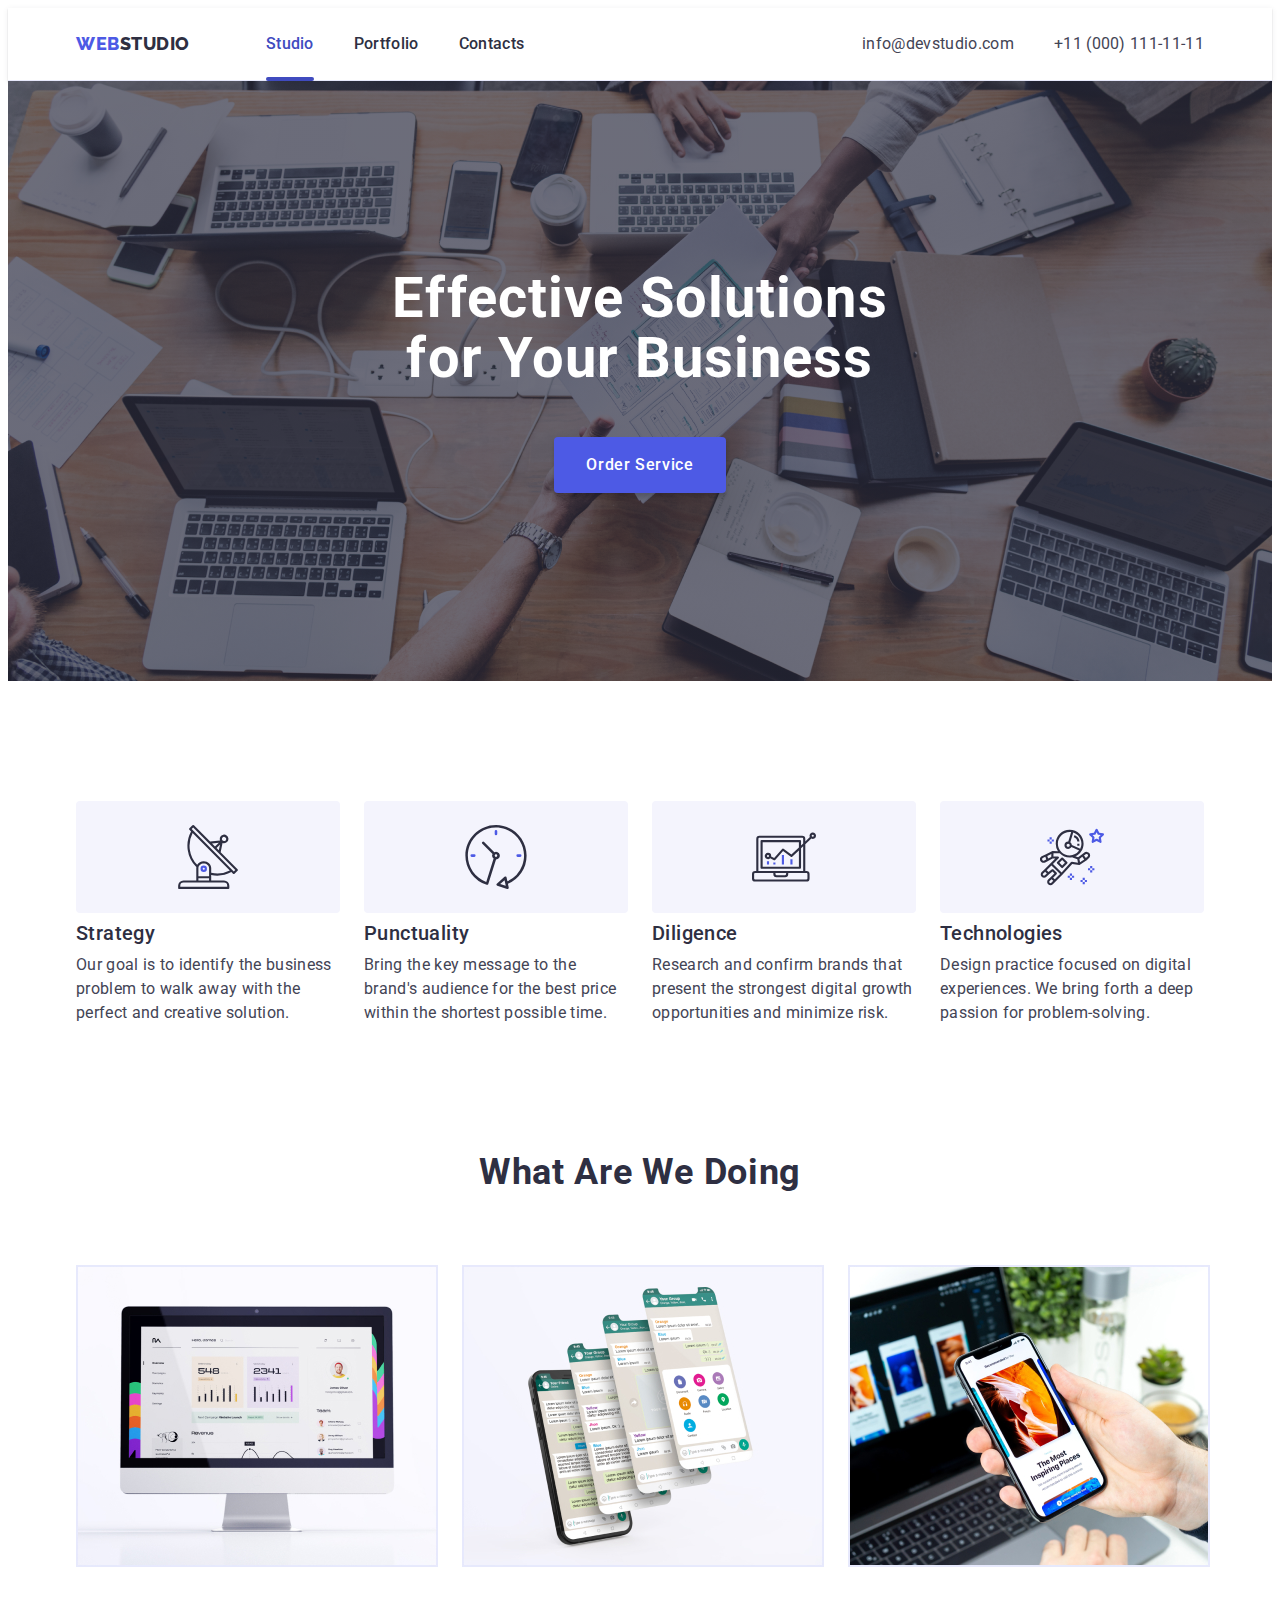
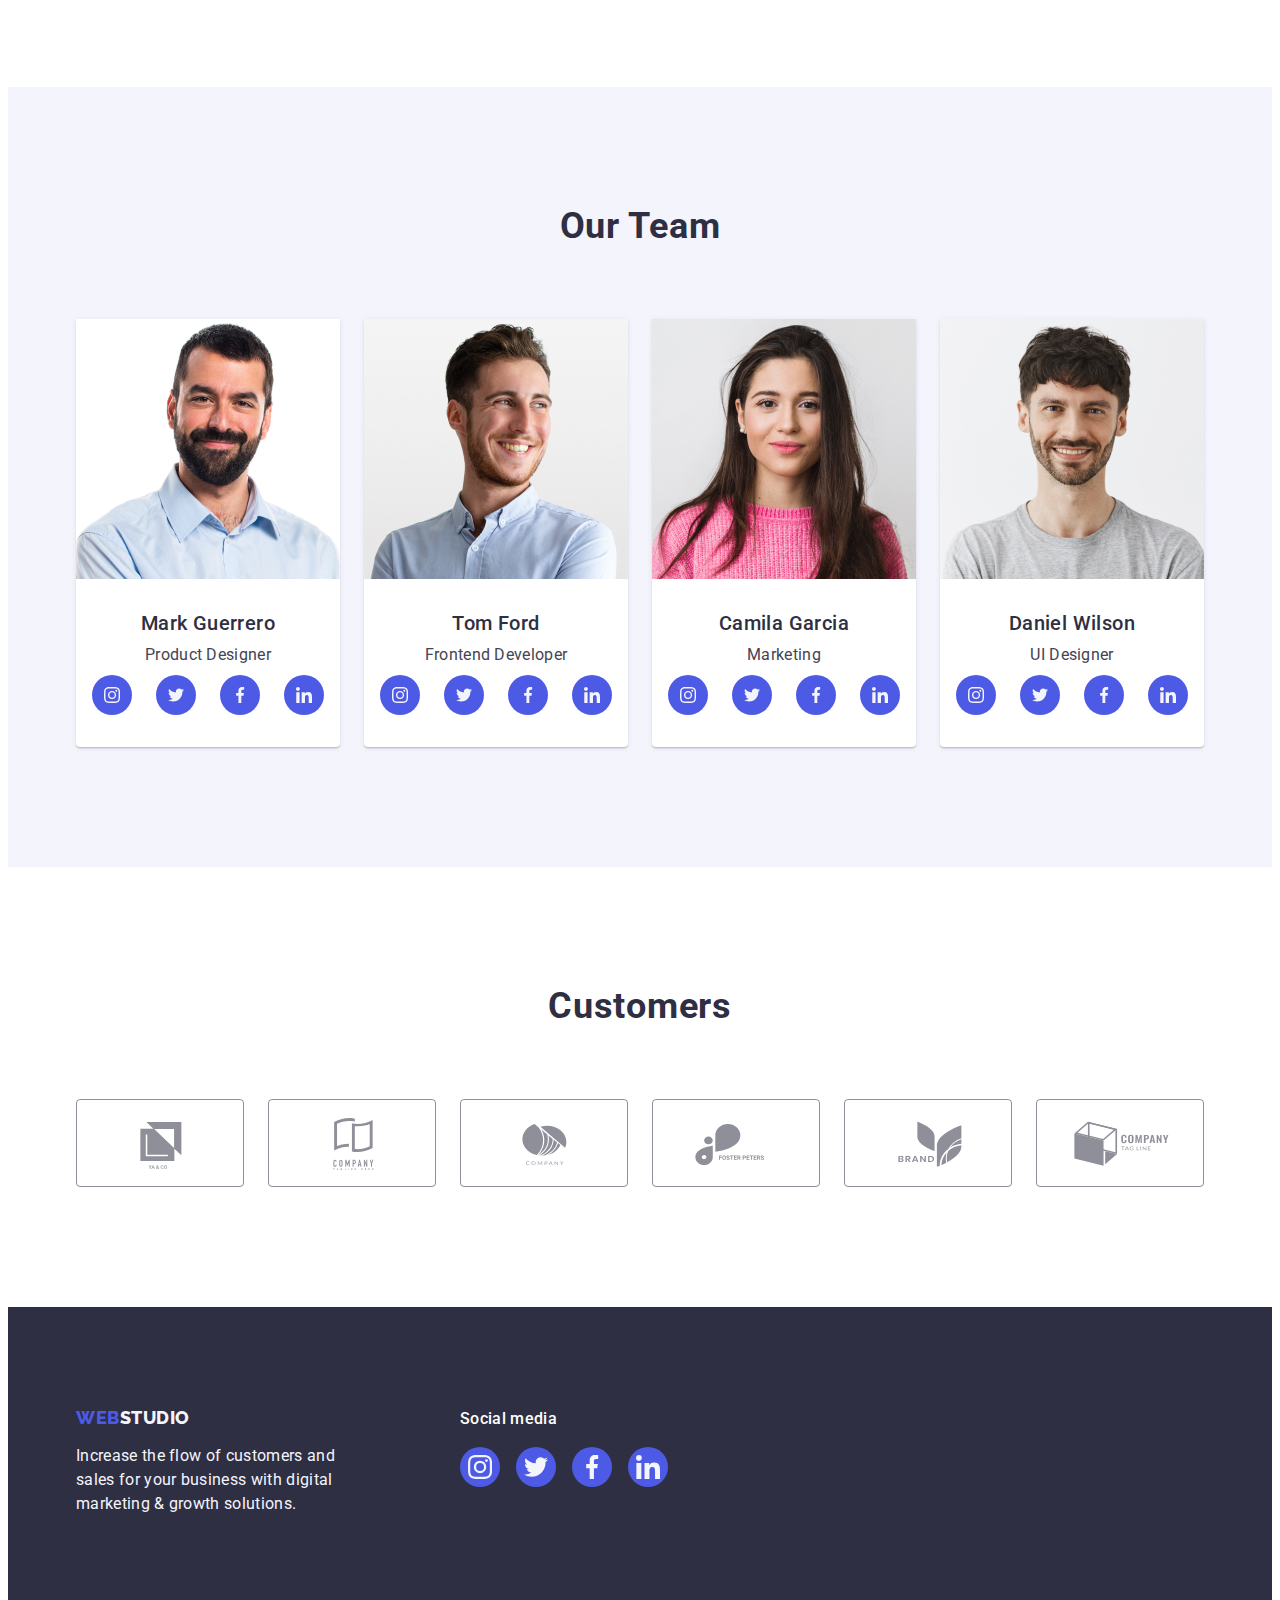
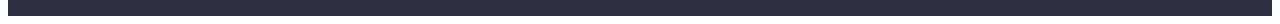
<file: index.html>
<!DOCTYPE html>
<html lang="en">
  <head>
    <meta charset="UTF-8" />
    <meta http-equiv="X-UA-Compatible" content="IE=edge" />
    <meta name="viewport" content="width=device-width, initial-scale=1.0" />
    <title>Webstudio</title>
    <link
      rel="stylesheet"
      href="https://cdnjs.cloudflare.com/ajax/libs/modern-normalize/1.1.0/modern-normalize.min.css"
      integrity="sha512-wpPYUAdjBVSE4KJnH1VR1HeZfpl1ub8YT/NKx4PuQ5NmX2tKuGu6U/JRp5y+Y8XG2tV+wKQpNHVUX03MfMFn9Q=="
      crossorigin="anonymous"
      referrerpolicy="no-referrer"
    />
    <link rel="preconnect" href="https://fonts.googleapis.com" />
    <link rel="preconnect" href="https://fonts.gstatic.com" crossorigin />
    <link
      href="https://fonts.googleapis.com/css2?family=Raleway:wght@800&family=Roboto:wght@400;500;700&display=swap"
      rel="stylesheet"
    />
    <link rel="stylesheet" href="./css/styles.css" />
  </head>
  <body>
    <!-- Header section -->
    <header class="header-section">
      <div class="container heder-container">
        <nav class="navigation">
          <a class="link logo" href="./index.html">
            Web<span class="logo-color">Studio</span></a
          >
          <ul class="list nav-list">
            <li class="nav-item">
              <a class="link nav-menu active" href="./index.html">Studio</a>
            </li>
            <li class="nav-item">
              <a class="link nav-menu" href="./portfolio.html">Portfolio</a>
            </li>
            <li class="nav-item">
              <a class="link nav-menu" href="">Contacts</a>
            </li>
          </ul>
        </nav>
        <address class="contacts">
          <ul class="list contacts-list">
            <li class="contacts-item">
              <a class="link contacts-link" href="mailto:info@devstudio.com"
                >info@devstudio.com</a
              >
            </li>
            <li class="contacts-item">
              <a class="link contacts-link" href="tel:+110001111111"
                >+11 (000) 111-11-11</a
              >
            </li>
          </ul>
        </address>
      </div>
    </header>
    <main>
      <!-- Hero section -->
      <section class="hero">
        <div class="container">
          <h1 class="main-title">Effective Solutions for Your Business</h1>
          <button class="btn-main" type="button" data-modal-open>
            Order Service
          </button>
        </div>
      </section>
      <!-- About section -->
      <section class="section">
        <div class="container">
          <h2 class="text visually-hidden">About</h2>
          <ul class="list">
            <li class="about-list">
              <div class="about-icon-card">
                <svg class="about-icon" width="64" height="64">
                  <use href="./images/icons.svg#icon-antenna"></use>
                </svg>
              </div>
              <h3 class="text-sub">Strategy</h3>
              <p class="text-information">
                Our goal is to identify the business problem to walk away with
                the perfect and creative solution.
              </p>
            </li>
            <li class="about-list">
              <div class="about-icon-card">
                <svg class="about-icon" width="64" height="64">
                  <use href="./images/icons.svg#icon-clock"></use>
                </svg>
              </div>
              <h3 class="text-sub">Punctuality</h3>
              <p class="text-information">
                Bring the key message to the brand's audience for the best price
                within the shortest possible time.
              </p>
            </li>
            <li class="about-list">
              <div class="about-icon-card">
                <svg class="about-icon" width="64" height="64">
                  <use href="./images/icons.svg#icon-diagram"></use>
                </svg>
              </div>
              <h3 class="text-sub">Diligence</h3>
              <p class="text-information">
                Research and confirm brands that present the strongest digital
                growth opportunities and minimize risk.
              </p>
            </li>
            <li class="about-list">
              <div class="about-icon-card">
                <svg class="about-icon" width="64" height="64">
                  <use href="./images/icons.svg#icon-astronaut"></use>
                </svg>
              </div>
              <h3 class="text-sub">Technologies</h3>
              <p class="text-information">
                Design practice focused on digital experiences. We bring forth a
                deep passion for problem-solving.
              </p>
            </li>
          </ul>
        </div>
      </section>
      <!-- Gallery section -->
      <section class="section gallery-section">
        <div class="container">
          <h2 class="text">What are we doing</h2>
          <ul class="list">
            <li class="gallery-images">
              <img
                src="./images/gallery/img-1.jpg"
                alt="site design"
                width="360"
                height="300"
              />
            </li>
            <li class="gallery-images">
              <img
                src="./images/gallery/img-2.jpg"
                alt="up design"
                width="360"
                height="300"
              />
            </li>
            <li class="gallery-images">
              <img
                src="./images/gallery/img-3.jpg"
                alt="pictures"
                width="360"
                height="300"
              />
            </li>
          </ul>
        </div>
      </section>
      <!-- Team section -->
      <section class="section team-section">
        <div class="container">
          <h2 class="text">Our Team</h2>
          <ul class="list card-set">
            <li class="team-list">
              <img
                src="./images/our-team/mark.jpg"
                alt="Mark Guerrero"
                width="264"
                height="260"
              />
              <div class="team-information">
                <h3 class="text-sub">Mark Guerrero</h3>
                <p class="text-information">Product Designer</p>
                <ul class="socials list">
                  <li class="social-item">
                    <a
                      class="social-link link"
                      href=""
                      target="_blank"
                      rel="noopener no-referrer"
                      aria-label="icon-instagram"
                    >
                      <svg class="social-icon" width="16" height="16">
                        <use href="./images/icons.svg#icon-instagram"></use>
                      </svg>
                    </a>
                  </li>
                  <li class="social-item">
                    <a
                      class="social-link link"
                      href=""
                      target="_blank"
                      rel="noopener no-referrer"
                      aria-label="icon-twitter"
                    >
                      <svg class="social-icon" width="16" height="16">
                        <use href="./images/icons.svg#icon-twitter"></use>
                      </svg>
                    </a>
                  </li>
                  <li class="social-item">
                    <a
                      class="social-link link"
                      href=""
                      target="_blank"
                      rel="noopener no-referrer"
                      aria-label="icon-facebook"
                    >
                      <svg class="social-icon" width="16" height="16">
                        <use href="./images/icons.svg#icon-facebook"></use>
                      </svg>
                    </a>
                  </li>
                  <li class="social-item">
                    <a
                      class="social-link link"
                      href=""
                      target="_blank"
                      rel="noopener no-referrer"
                      aria-label="icon-linkedin"
                    >
                      <svg class="social-icon" width="16" height="16">
                        <use href="./images/icons.svg#icon-linkedin"></use>
                      </svg>
                    </a>
                  </li>
                </ul>
              </div>
            </li>
            <li class="team-list">
              <img
                src="./images/our-team/tom.jpg"
                alt="Tom Ford"
                width="264"
                height="260"
              />
              <div class="team-information">
                <h3 class="text-sub">Tom Ford</h3>
                <p class="text-information">Frontend Developer</p>
                <ul class="socials list">
                  <li class="social-item">
                    <a
                      class="social-link link"
                      href=""
                      target="_blank"
                      rel="noopener no-referrer"
                      aria-label="icon-instagram"
                    >
                      <svg class="social-icon" width="16" height="16">
                        <use href="./images/icons.svg#icon-instagram"></use>
                      </svg>
                    </a>
                  </li>
                  <li class="social-item">
                    <a
                      class="social-link link"
                      href=""
                      target="_blank"
                      rel="noopener no-referrer"
                      aria-label="icon-twitter"
                    >
                      <svg class="social-icon" width="16" height="16">
                        <use href="./images/icons.svg#icon-twitter"></use>
                      </svg>
                    </a>
                  </li>
                  <li class="social-item">
                    <a
                      class="social-link link"
                      href=""
                      target="_blank"
                      rel="noopener no-referrer"
                      aria-label="icon-facebook"
                    >
                      <svg class="social-icon" width="16" height="16">
                        <use href="./images/icons.svg#icon-facebook"></use>
                      </svg>
                    </a>
                  </li>
                  <li class="social-item">
                    <a
                      class="social-link link"
                      href=""
                      target="_blank"
                      rel="noopener no-referrer"
                      aria-label="icon-linkedin"
                    >
                      <svg class="social-icon" width="16" height="16">
                        <use href="./images/icons.svg#icon-linkedin"></use>
                      </svg>
                    </a>
                  </li>
                </ul>
              </div>
            </li>
            <li class="team-list">
              <img
                src="./images/our-team/camila.jpg"
                alt="Camila Garcia"
                width="264"
                height="260"
              />
              <div class="team-information">
                <h3 class="text-sub">Camila Garcia</h3>
                <p class="text-information">Marketing</p>
                <ul class="socials list">
                  <li class="social-item">
                    <a
                      class="social-link link"
                      href=""
                      target="_blank"
                      rel="noopener no-referrer"
                      aria-label="icon-instagram"
                    >
                      <svg class="social-icon" width="16" height="16">
                        <use href="./images/icons.svg#icon-instagram"></use>
                      </svg>
                    </a>
                  </li>
                  <li class="social-item">
                    <a
                      class="social-link link"
                      href=""
                      target="_blank"
                      rel="noopener no-referrer"
                      aria-label="icon-twitter"
                    >
                      <svg class="social-icon" width="16" height="16">
                        <use href="./images/icons.svg#icon-twitter"></use>
                      </svg>
                    </a>
                  </li>
                  <li class="social-item">
                    <a
                      class="social-link link"
                      href=""
                      target="_blank"
                      rel="noopener no-referrer"
                      aria-label="icon-facebook"
                    >
                      <svg class="social-icon" width="16" height="16">
                        <use href="./images/icons.svg#icon-facebook"></use>
                      </svg>
                    </a>
                  </li>
                  <li class="social-item">
                    <a
                      class="social-link link"
                      href=""
                      target="_blank"
                      rel="noopener no-referrer"
                      aria-label="icon-linkedin"
                    >
                      <svg class="social-icon" width="16" height="16">
                        <use href="./images/icons.svg#icon-linkedin"></use>
                      </svg>
                    </a>
                  </li>
                </ul>
              </div>
            </li>
            <li class="team-list">
              <img
                src="./images/our-team/daniel.jpg"
                alt="Daniel Wilson"
                width="264"
                height="260"
              />
              <div class="team-information">
                <h3 class="text-sub">Daniel Wilson</h3>
                <p class="text-information">UI Designer</p>
                <ul class="socials list">
                  <li class="social-item">
                    <a
                      class="social-link link"
                      href=""
                      target="_blank"
                      rel="noopener no-referrer"
                      aria-label="icon-instagram"
                    >
                      <svg class="social-icon" width="16" height="16">
                        <use href="./images/icons.svg#icon-instagram"></use>
                      </svg>
                    </a>
                  </li>
                  <li class="social-item">
                    <a
                      class="social-link link"
                      href=""
                      target="_blank"
                      rel="noopener no-referrer"
                      aria-label="icon-twitter"
                    >
                      <svg class="social-icon" width="16" height="16">
                        <use href="./images/icons.svg#icon-twitter"></use>
                      </svg>
                    </a>
                  </li>
                  <li class="social-item">
                    <a
                      class="social-link link"
                      href=""
                      target="_blank"
                      rel="noopener no-referrer"
                      aria-label="icon-facebook"
                    >
                      <svg class="social-icon" width="16" height="16">
                        <use href="./images/icons.svg#icon-facebook"></use>
                      </svg>
                    </a>
                  </li>
                  <li class="social-item">
                    <a
                      class="social-link link"
                      href=""
                      target="_blank"
                      rel="noopener no-referrer"
                      aria-label="icon-linkedin"
                    >
                      <svg class="social-icon" width="16" height="16">
                        <use href="./images/icons.svg#icon-linkedin"></use>
                      </svg>
                    </a>
                  </li>
                </ul>
              </div>
            </li>
          </ul>
        </div>
      </section>
      <!-- Customer section -->
      <section class="section customers-section">
        <div class="container">
          <h2 class="text customer-title">Customers</h2>
          <ul class="customers list">
            <li class="customers-item">
              <a
                class="customers-link link"
                href=""
                target="_blank"
                rel="noopener no-referrer"
                aria-label="icon-Logo"
              >
                <svg class="customers-icon" width="104" height="56">
                  <use href="./images/icons.svg#icon-Logo"></use>
                </svg>
              </a>
            </li>
            <li class="customers-item">
              <a
                class="customers-link link"
                href=""
                target="_blank"
                rel="noopener no-referrer"
                aria-label="icon-Logo-1"
              >
                <svg class="customers-icon" width="104" height="56">
                  <use href="./images/icons.svg#icon-Logo-1"></use>
                </svg>
              </a>
            </li>
            <li class="customers-item">
              <a
                class="customers-link link"
                href=""
                target="_blank"
                rel="noopener no-referrer"
                aria-label="icon-Logo-2"
              >
                <svg class="customers-icon" width="104" height="56">
                  <use href="./images/icons.svg#icon-Logo-2"></use>
                </svg>
              </a>
            </li>
            <li class="customers-item">
              <a
                class="customers-link link"
                href=""
                target="_blank"
                rel="noopener no-referrer"
                aria-label="icon-Logo-3"
              >
                <svg class="customers-icon" width="104" height="56">
                  <use href="./images/icons.svg#icon-Logo-3"></use>
                </svg>
              </a>
            </li>
            <li class="customers-item">
              <a
                class="customers-link link"
                href=""
                target="_blank"
                rel="noopener no-referrer"
                aria-label="icon-Logo-4"
              >
                <svg class="customers-icon" width="104" height="56">
                  <use href="./images/icons.svg#icon-Logo-4"></use>
                </svg>
              </a>
            </li>
            <li class="customers-item">
              <a
                class="customers-link link"
                href=""
                target="_blank"
                rel="noopener no-referrer"
                aria-label="icon-Logo-5"
              >
                <svg class="customers-icon" width="104" height="56">
                  <use href="./images/icons.svg#icon-Logo-5"></use>
                </svg>
              </a>
            </li>
          </ul>
        </div>
      </section>
    </main>
    <!-- Footer section -->
    <footer class="footer-section">
      <div class="container footer-container">
        <div class="footer-block">
          <a class="link logo-footer" href="./index.html">
            Web<span class="logo-color-light">Studio</span></a
          >
          <p class="footer-text">
            Increase the flow of customers and sales for your business with
            digital marketing & growth solutions.
          </p>
        </div>
        <div class="footer-icon">
          <p class="footer-text-social">Social media</p>
          <ul class="socials-footer list">
            <li class="social-item-footer">
              <a
                class="social-link-footer link"
                href=""
                target="_blank"
                rel="noopener no-referrer"
                aria-label="icon-instagram"
              >
                <svg class="social-icon-footer" width="24" height="24">
                  <use href="./images/icons.svg#icon-instagram"></use>
                </svg>
              </a>
            </li>
            <li class="social-item-footer">
              <a
                class="social-link-footer link"
                href=""
                target="_blank"
                rel="noopener no-referrer"
                aria-label="icon-twitter"
              >
                <svg class="social-icon-footer" width="24" height="24">
                  <use href="./images/icons.svg#icon-twitter"></use>
                </svg>
              </a>
            </li>
            <li class="social-item-footer">
              <a
                class="social-link-footer link"
                href=""
                target="_blank"
                rel="noopener no-referrer"
                aria-label="icon-facebook"
              >
                <svg class="social-icon-footer" width="24" height="24">
                  <use href="./images/icons.svg#icon-facebook"></use>
                </svg>
              </a>
            </li>
            <li class="social-item-footer">
              <a
                class="social-link-footer link"
                href=""
                target="_blank"
                rel="noopener no-referrer"
                aria-label="icon-linkedin"
              >
                <svg class="social-icon-footer" width="24" height="24">
                  <use href="./images/icons.svg#icon-linkedin"></use>
                </svg>
              </a>
            </li>
          </ul>
        </div>
      </div>
    </footer>

    <!-- Modal window -->
    <div class="backdrop is-hidden" data-modal>
      <div class="modal">
        <button class="modal-close-btn" type="button" data-modal-close>
          <svg class="modal-close-icon" width="8" height="8">
            <use href="./images/icons.svg#icon-close"></use>
          </svg>
        </button>
      </div>
    </div>
    <script src="./js/modal.js"></script>
  </body>
</html>
</file>
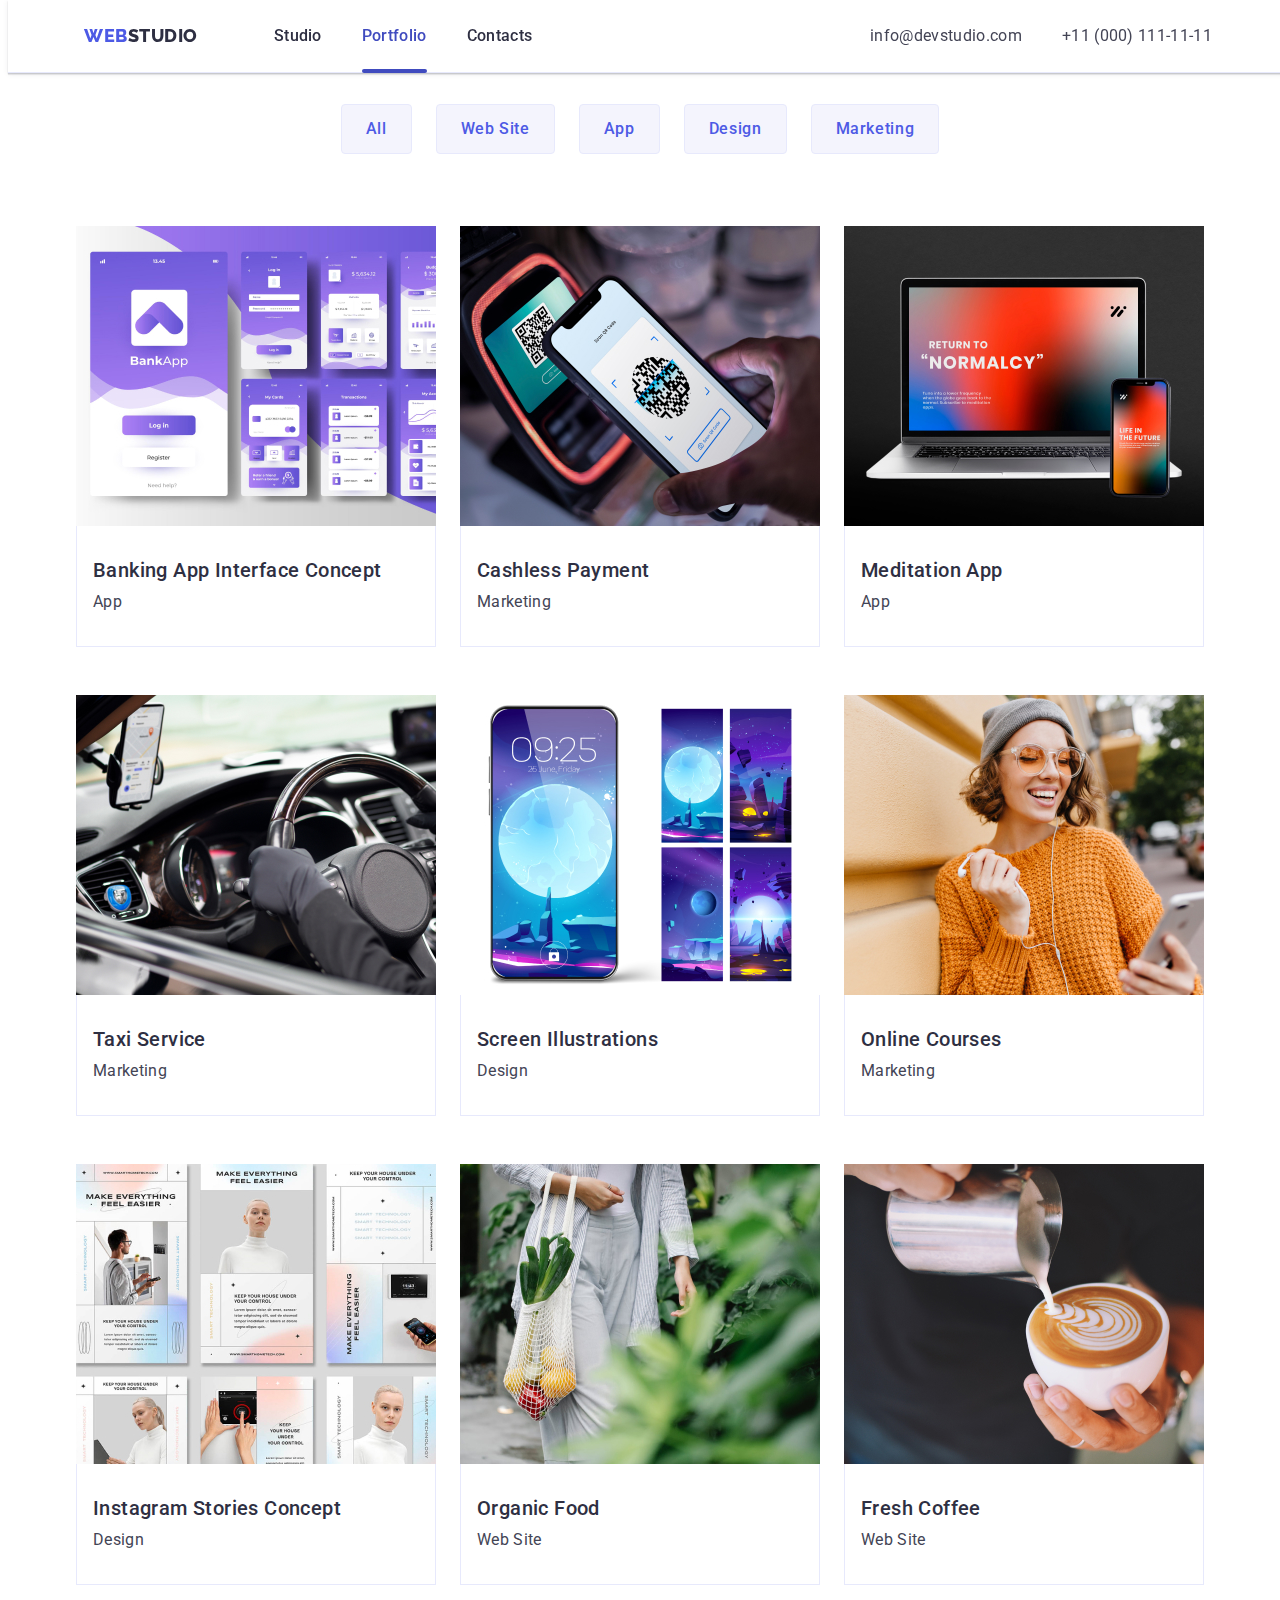
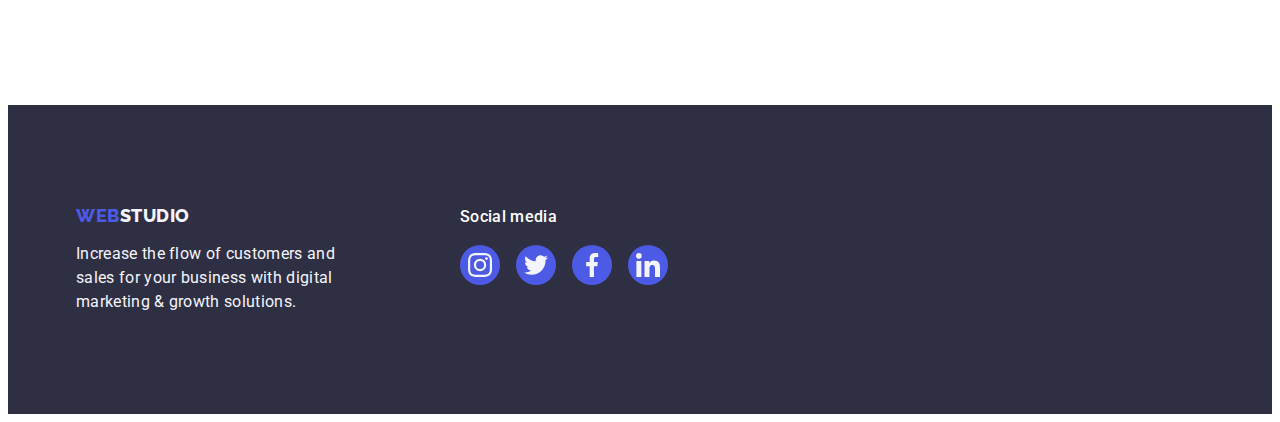
<file: portfolio.html>
<!DOCTYPE html>
<html lang="en">
  <head>
    <meta charset="UTF-8" />
    <meta http-equiv="X-UA-Compatible" content="IE=edge" />
    <meta name="viewport" content="width=device-width, initial-scale=1.0" />
    <title>Portfolio</title>
    <link
      rel="stylesheet"
      href="https://cdnjs.cloudflare.com/ajax/libs/modern-normalize/1.1.0/modern-normalize.min.css"
      integrity="sha512-wpPYUAdjBVSE4KJnH1VR1HeZfpl1ub8YT/NKx4PuQ5NmX2tKuGu6U/JRp5y+Y8XG2tV+wKQpNHVUX03MfMFn9Q=="
      crossorigin="anonymous"
      referrerpolicy="no-referrer"
    />
    <link rel="preconnect" href="https://fonts.googleapis.com" />
    <link rel="preconnect" href="https://fonts.gstatic.com" crossorigin />
    <link
      href="https://fonts.googleapis.com/css2?family=Raleway:wght@800&family=Roboto:wght@400;500;700&display=swap"
      rel="stylesheet"
    />
    <link rel="stylesheet" href="./css/styles.css" />
  </head>
  <body>
    <!-- Heder section -->
    <header class="header-section header-section-portfolio">
      <div class="container heder-container">
        <nav class="navigation">
          <a class="link logo" href="./index.html">
            Web<span class="logo-color">Studio</span></a
          >
          <ul class="list nav-list">
            <li class="nav-item">
              <a class="link nav-menu" href="./index.html">Studio</a>
            </li>
            <li class="nav-item">
              <a class="link nav-menu active" href="./portfolio.html"
                >Portfolio</a
              >
            </li>
            <li class="nav-item">
              <a class="link nav-menu" href="">Contacts</a>
            </li>
          </ul>
        </nav>
        <address class="contacts">
          <ul class="list contacts-list">
            <li class="contacts-item">
              <a class="link contacts-link" href="mailto:info@devstudio.com"
                >info@devstudio.com</a
              >
            </li>
            <li class="contacts-item">
              <a class="link contacts-link" href="tel:+110001111111"
                >+11 (000) 111-11-11</a
              >
            </li>
          </ul>
        </address>
      </div>
    </header>
    <main>
      <section class="portfolio-section">
        <!-- Portfolio navigate -->
        <div class="container">
          <h1 class="text visually-hidden">Portfolio</h1>
          <ul class="list buttons-group">
            <li class="btn-item">
              <button class="btn" type="button">All</button>
            </li>
            <li class="btn-item">
              <button class="btn" type="button">Web Site</button>
            </li>
            <li class="btn-item">
              <button class="btn" type="button">App</button>
            </li>
            <li class="btn-item">
              <button class="btn" type="button">Design</button>
            </li>
            <li class="btn-item">
              <button class="btn" type="button">Marketing</button>
            </li>
          </ul>
          <!-- Portfolio section 1 -->
          <ul class="list card-set portfolio-list">
            <li class="portfolio-card">
              <a href="" class="link link-item-portfolio">
                <div class="portfolio-thumb">
                  <img
                    src="./images/portfolio/banking-app.jpg"
                    alt="Banking App Interface Concept"
                    width="360"
                    height="300"
                  />
                  <p class="overlay-text">
                    14 Stylish and User-Friendly App Design Concepts · Task
                    Manager App · Calorie Tracker App · Exotic Fruit Ecommerce
                    App · Cloud Storage App
                  </p>
                </div>
                <div class="portfolio-item">
                  <h2 class="text-sub">Banking App Interface Concept</h2>
                  <p class="text-portfolio">App</p>
                </div>
              </a>
            </li>
            <li class="portfolio-card">
              <a href="" class="link link-item-portfolio">
                <div class="portfolio-thumb">
                  <img
                    src="./images/portfolio/cashless-payment.jpg"
                    alt="Cashless Payment"
                    width="360"
                    height="300"
                  />

                  <p class="overlay-text">
                    14 Stylish and User-Friendly App Design Concepts · Task
                    Manager App · Calorie Tracker App · Exotic Fruit Ecommerce
                    App · Cloud Storage App
                  </p>
                </div>
                <div class="portfolio-item">
                  <h2 class="text-sub">Cashless Payment</h2>
                  <p class="text-portfolio">Marketing</p>
                </div>
              </a>
            </li>
            <li class="portfolio-card">
              <a href="" class="link link-item-portfolio">
                <div class="portfolio-thumb">
                  <img
                    src="./images/portfolio/mediation-app.jpg"
                    alt="Meditation App"
                    width="360"
                    height="300"
                  />

                  <p class="overlay-text">
                    14 Stylish and User-Friendly App Design Concepts · Task
                    Manager App · Calorie Tracker App · Exotic Fruit Ecommerce
                    App · Cloud Storage App
                  </p>
                </div>
                <div class="portfolio-item">
                  <h2 class="text-sub">Meditation App</h2>
                  <p class="text-portfolio">App</p>
                </div>
              </a>
            </li>
            <li class="portfolio-card">
              <a href="" class="link link-item-portfolio">
                <div class="portfolio-thumb">
                  <img
                    src="./images/portfolio/taxi-service.jpg"
                    alt="Taxi Service"
                    width="360"
                    height="300"
                  />

                  <p class="overlay-text">
                    14 Stylish and User-Friendly App Design Concepts · Task
                    Manager App · Calorie Tracker App · Exotic Fruit Ecommerce
                    App · Cloud Storage App
                  </p>
                </div>
                <div class="portfolio-item">
                  <h2 class="text-sub">Taxi Service</h2>
                  <p class="text-portfolio">Marketing</p>
                </div>
              </a>
            </li>
            <li class="portfolio-card">
              <a href="" class="link link-item-portfolio">
                <div class="portfolio-thumb">
                  <img
                    src="./images/portfolio/screen-illustration.jpg"
                    alt="Screen Illustrations"
                    width="360"
                    height="300"
                  />

                  <p class="overlay-text">
                    14 Stylish and User-Friendly App Design Concepts · Task
                    Manager App · Calorie Tracker App · Exotic Fruit Ecommerce
                    App · Cloud Storage App
                  </p>
                </div>
                <div class="portfolio-item">
                  <h2 class="text-sub">Screen Illustrations</h2>
                  <p class="text-portfolio">Design</p>
                </div>
              </a>
            </li>
            <li class="portfolio-card">
              <a href="" class="link link-item-portfolio">
                <div class="portfolio-thumb">
                  <img
                    src="./images/portfolio/online-courses.jpg"
                    alt="Online Courses"
                    width="360"
                    height="300"
                  />

                  <p class="overlay-text">
                    14 Stylish and User-Friendly App Design Concepts · Task
                    Manager App · Calorie Tracker App · Exotic Fruit Ecommerce
                    App · Cloud Storage App
                  </p>
                </div>
                <div class="portfolio-item">
                  <h2 class="text-sub">Online Courses</h2>
                  <p class="text-portfolio">Marketing</p>
                </div>
              </a>
            </li>
            <li class="portfolio-card">
              <a href="" class="link link-item-portfolio">
                <div class="portfolio-thumb">
                  <img
                    src="./images/portfolio/instagram-concept.jpg"
                    alt="Instagram Stories Concept"
                    width="360"
                    height="300"
                  />

                  <p class="overlay-text">
                    14 Stylish and User-Friendly App Design Concepts · Task
                    Manager App · Calorie Tracker App · Exotic Fruit Ecommerce
                    App · Cloud Storage App
                  </p>
                </div>
                <div class="portfolio-item">
                  <h2 class="text-sub">Instagram Stories Concept</h2>
                  <p class="text-portfolio">Design</p>
                </div>
              </a>
            </li>
            <li class="portfolio-card">
              <a href="" class="link link-item-portfolio">
                <div class="portfolio-thumb">
                  <img
                    src="./images/portfolio/organic-food.jpg"
                    alt="Organic Food"
                    width="360"
                    height="300"
                  />

                  <p class="overlay-text">
                    14 Stylish and User-Friendly App Design Concepts · Task
                    Manager App · Calorie Tracker App · Exotic Fruit Ecommerce
                    App · Cloud Storage App
                  </p>
                </div>
                <div class="portfolio-item">
                  <h2 class="text-sub">Organic Food</h2>
                  <p class="text-portfolio">Web Site</p>
                </div>
              </a>
            </li>
            <li class="portfolio-card">
              <a href="" class="link link-item-portfolio">
                <div class="portfolio-thumb">
                  <img
                    src="./images/portfolio/fresh-coffee.jpg"
                    alt="Fresh Coffee"
                    width="360"
                    height="300"
                  />

                  <p class="overlay-text">
                    14 Stylish and User-Friendly App Design Concepts · Task
                    Manager App · Calorie Tracker App · Exotic Fruit Ecommerce
                    App · Cloud Storage App
                  </p>
                </div>
                <div class="portfolio-item">
                  <h2 class="text-sub">Fresh Coffee</h2>
                  <p class="text-portfolio">Web Site</p>
                </div>
              </a>
            </li>
          </ul>
        </div>
      </section>
    </main>
    <!-- Footer section -->
    <footer class="footer-section">
      <div class="container footer-container">
        <div class="footer-block">
          <a class="link logo-footer" href="./index.html">
            Web<span class="logo-color-light">Studio</span></a
          >
          <p class="footer-text">
            Increase the flow of customers and sales for your business with
            digital marketing & growth solutions.
          </p>
        </div>
        <div class="footer-icon">
          <p class="footer-text-social">Social media</p>
          <ul class="socials-footer list">
            <li class="social-item-footer">
              <a
                class="social-link-footer link"
                href=""
                target="_blank"
                rel="noopener no-referrer"
                aria-label="icon-instagram"
              >
                <svg class="social-icon-footer" width="24" height="24">
                  <use href="./images/icons.svg#icon-instagram"></use>
                </svg>
              </a>
            </li>
            <li class="social-item-footer">
              <a
                class="social-link-footer link"
                href=""
                target="_blank"
                rel="noopener no-referrer"
                aria-label="icon-twitter"
              >
                <svg class="social-icon-footer" width="24" height="24">
                  <use href="./images/icons.svg#icon-twitter"></use>
                </svg>
              </a>
            </li>
            <li class="social-item-footer">
              <a
                class="social-link-footer link"
                href=""
                target="_blank"
                rel="noopener no-referrer"
                aria-label="icon-facebook"
              >
                <svg class="social-icon-footer" width="24" height="24">
                  <use href="./images/icons.svg#icon-facebook"></use>
                </svg>
              </a>
            </li>
            <li class="social-item-footer">
              <a
                class="social-link-footer link"
                href=""
                target="_blank"
                rel="noopener no-referrer"
                aria-label="icon-linkedin"
              >
                <svg class="social-icon-footer" width="24" height="24">
                  <use href="./images/icons.svg#icon-linkedin"></use>
                </svg>
              </a>
            </li>
          </ul>
        </div>
      </div>
    </footer>
  </body>
</html>
</file>
<file: css/styles.css>
html {
  box-sizing: border-box;
}
*,
*::before,
*::after {
  box-sizing: inherit;
}
:root {
  /* Colors */
  --color-iris: #4d5ae5;
  --color-ocean: #404bbf;
  --color-navy-blue: #2e2f42;
  --color-green: #31d0aa;
  --main-color-slate: #434455;
  --color-light-slate: #8e8f99;
  --color-cornflower: #e7e9fc;
  --color-cloud: #f4f4fd;
  --color-navy-blue-modal: rgba(46, 47, 66, 0.4);
  --color-grey: #2e2f42;
  --color-white: #ffffff;
  --color-dairy: #fcfcfc;
  /* Fonts */
  --main-font: "Roboto", sans-serif;
  --secondary-font: "Raleway", sans-serif;
  /* Others */
  --indent: 24px;
  --items: 4;
  /* Animation */
  --anim-fast: color 250ms cubic-bezier(0.4, 0, 0.2, 1);
}
/* Basa styles */
body {
  font-family: var(--main-font);
  font-style: normal;
  font-weight: 400;
  font-size: 16px;
  line-height: 1.5;
  letter-spacing: 0.02em;
  color: var(--main-color-slate);
  background-color: var(--color-white);
}
h1,
h2,
h3,
h4,
h5,
h6,
p {
  margin: 0;
}
img {
  display: block;
}
.list {
  list-style: none;
  padding: 0;
  margin: 0;
  display: flex;
  gap: 24px;
}
.about-list {
  flex-basis: calc((100% - 3 * 24px) / 4);
}
.link,
.contacts {
  text-decoration: none;
  font-style: normal;
  margin-left: auto;
}
button {
  cursor: pointer;
}
.header-section {
  border-bottom: 1px solid var(--color-cornflower);
  box-shadow: 0px 2px 1px rgba(46, 47, 66, 0.08),
    0px 1px 1px rgba(46, 47, 66, 0.16), 0px 1px 6px rgba(46, 47, 66, 0.08);
}
.header-section-portfolio {
  position: fixed;
  top: 0;
  width: 100%;
  background-color: var(--color-white);
}
.heder-container {
  display: flex;
  align-items: center;
}
.navigation {
  display: flex;
  align-items: center;
}
.logo {
  font-family: var(--secondary-font);

  font-weight: 800;
  font-size: 18px;
  line-height: 1.17;

  letter-spacing: 0.03em;
  text-transform: uppercase;
  color: var(--color-iris);

  padding: 24px 0;
  margin-right: 76px;
}
.logo-color {
  color: var(--color-navy-blue);
}
.container {
  width: 1158px;
  padding: 0 15px;
  margin: 0 auto;
}
.text {
  font-weight: 700;
  font-size: 36px;
  line-height: 1.11;

  text-align: center;
  letter-spacing: 0.02em;
  text-transform: capitalize;

  color: var(--color-navy-blue);
  margin-bottom: 72px;
}
.text-information {
  margin-bottom: 8px;
}
.text-sub {
  font-weight: 500;
  font-size: 20px;
  line-height: 1.2;

  letter-spacing: 0.02em;

  color: var(--color-navy-blue);
  margin-bottom: 8px;
}
/* Header styles */
.nav-list {
  gap: 40px;
}
.nav-menu {
  font-weight: 500;
  font-size: 16px;
  line-height: 1.5;
  letter-spacing: 0.02em;
  color: var(--color-navy-blue);
  margin-right: 0;
  padding: 24px 0;
  position: relative;
  display: block;
  transition: color 250ms cubic-bezier(0.4, 0, 0.2, 1);
}

.nav-menu:hover,
.nav-menu:focus {
  color: var(--color-ocean);
}
.nav-menu::after {
  content: "";
  display: block;
  position: absolute;
  left: 0px;
  bottom: -1px;
  width: 100%;
  height: 4px;
  border-radius: 2px;
  transition: var(--anim-fast);
}
.nav-menu.active::after {
  background-color: var(--color-ocean);
}
.nav-menu.active {
  color: var(--color-ocean);
}
.contacts-list {
  gap: 40px;
  padding: 24px 0;
}
.contacts-link {
  color: var(--main-color-slate);
  transition: color 250ms cubic-bezier(0.4, 0, 0.2, 1);
}

.contacts-link:hover,
.contacts-link:focus {
  color: var(--color-ocean);
}

/* Hero section styles */
.hero {
  background-color: var(--color-navy-blue);
  background-image: linear-gradient(
      rgba(46, 47, 66, 0.7),
      rgba(46, 47, 66, 0.7)
    ),
    url(../images/hero/people-office.jpg);
  max-width: 1440px;
  margin-left: auto;
  margin-right: auto;
  background-size: cover;
  background-repeat: no-repeat;
  background-position: center;
  height: 600px;
  padding: 188px 0;
}

.main-title {
  font-weight: 700;
  font-size: 56px;
  line-height: 1.07;
  text-align: center;
  letter-spacing: 0.02em;
  color: var(--color-white);
  max-width: 496px;

  margin: 0 auto;
  margin-bottom: 48px;
}
.btn-main {
  font-family: "Roboto", sans-serif;
  font-weight: 500;
  font-size: 16px;
  line-height: 1.5;
  letter-spacing: 0.04em;
  color: var(--color-white);
  background: var(--color-iris);
  box-shadow: 0px 4px 4px rgba(0, 0, 0, 0.15);
  cursor: pointer;

  display: block;
  min-width: 169px;
  height: 56px;
  padding: 16px 32px;
  border-radius: 4px;
  border: none;

  margin: 0 auto;
  transition: background-color 250ms cubic-bezier(0.4, 0, 0.2, 1);
}
.btn-main:hover,
.btn-main:focus {
  background-color: var(--color-ocean);
}
/* About section styles */
.section {
  padding: 120px 0;
}
.visually-hidden {
  position: absolute;
  width: 1px;
  height: 1px;
  margin: -1px;
  border: 0;
  padding: 0;
  white-space: nowrap;
  clip-path: inset(100%);
  clip: rect(0 0 0 0);
  overflow: hidden;
}
.about-icon-card {
  display: flex;
  justify-content: center;
  align-items: center;
  background-color: var(--color-cloud);
  padding: 24px 100px;
  border-radius: 4px;
  margin-bottom: 8px;
}
/* Gallery section styles */
.gallery-section {
  padding-top: 0;
}
.gallery-images {
  border: 1px solid var(--color-cornflower);
}

/* Team section styles */
.team-section {
  background-color: var(--color-cloud);
  padding-top: 120px;
}

.card-set {
  display: flex;
  flex-wrap: wrap;
  gap: 24px;
}
.team-list {
  background-color: var(--color-white);
  box-shadow: 0px 1px 6px rgba(46, 47, 66, 0.08),
    0px 1px 1px rgba(46, 47, 66, 0.16), 0px 2px 1px rgba(46, 47, 66, 0.08);
  border-radius: 0px 0px 4px 4px;
  display: flex;
  flex-direction: column;
  flex-wrap: wrap;
  justify-content: center;
  flex-basis: calc((100% - var(--indent) * (var(--items) -1)) / var(--items));
}

.team-information {
  text-align: center;
  padding: 32px 0px;
}
.socials {
  display: flex;
  justify-content: center;
  align-items: center;
}
.social-link {
  width: 40px;
  height: 40px;
  display: flex;
  align-items: center;
  justify-content: center;
  border-radius: 50%;
  background-color: var(--color-iris);
  transition: background-color 250ms cubic-bezier(0.4, 0, 0.2, 1);
}

.social-icon {
  fill: var(--color-cloud);
}

.social-link:hover,
.social-link:focus {
  background-color: var(--color-ocean);
}

/* Customers section styles */
.customers-section {
  padding-top: 120px;
}
.customer-title {
  line-height: 1.1;
}
.customers {
  display: flex;
  justify-content: center;
  align-items: center;
}
.customers-link {
  width: 168px;
  height: 88px;
  display: flex;
  align-items: center;
  justify-content: center;
  border: 1px solid var(--color-light-slate);
  border-radius: 4px;
  color: var(--color-light-slate);
  transition: border-color 250ms cubic-bezier(0.4, 0, 0.2, 1),
    color 250ms cubic-bezier(0.4, 0, 0.2, 1);
}

.customers-icon {
  fill: currentColor;
}
.customers-link:hover,
.customers-link:focus {
  border: 1px solid var(--color-ocean);
  border-radius: 4px;
  color: var(--color-ocean);
}

/* /* Portfolio navigate styles */
.buttons-group {
  display: flex;
  flex-direction: row;
  justify-content: center;
  align-items: center;
  margin-bottom: 72px;
}
.btn {
  background: var(--color-cloud);

  font-family: "Roboto", sans-serif;
  font-weight: 500;
  font-size: 16px;
  line-height: 1.5;

  text-align: center;
  letter-spacing: 0.04em;

  color: var(--color-iris);

  padding: 12px 24px;
  border: 1px solid var(--color-cornflower);
  border-radius: 4px;
  transition: color 250ms cubic-bezier(0.4, 0, 0.2, 1),
    background-color 250ms cubic-bezier(0.4, 0, 0.2, 1),
    border-color 250ms cubic-bezier(0.4, 0, 0.2, 1),
    box-shadow 250ms cubic-bezier(0.4, 0, 0.2, 1);
}

.btn:hover,
.btn:focus {
  background-color: var(--color-ocean);
  box-shadow: 0px 3px 1px rgba(0, 0, 0, 0.1), 0px 2px 1px rgba(0, 0, 0, 0.08),
    0px 2px 2px rgba(0, 0, 0, 0.12);

  color: var(--color-white);
  cursor: pointer;
  border: 1px solid transparent;
}

/* Portfolio sections styles */
.portfolio-section {
  padding: 96px 0 120px;
}
.text-portfolio {
  font-size: 16px;
  line-height: 1.5;
  letter-spacing: 0.02em;
  color: var(--main-color-slate);
}
.portfolio-card {
  background: var(--color-white);
  flex-basis: calc((100% - var(--indent) * (var(--items) -1)) / var(--items));
  width: 360px;
}

.portfolio-list {
  row-gap: 48px;
}
.portfolio-item {
  padding: 32px 16px;
  border: 1px solid var(--color-cornflower);
  border-top: none;
}
.link-item-portfolio {
  display: block;
  transition: box-shadow 250ms cubic-bezier(0.4, 0, 0.2, 1);
}
.link-item-portfolio:hover,
.link-item-portfolio:focus {
  box-shadow: 0px 1px 6px rgba(46, 47, 66, 0.08),
    0px 1px 1px rgba(46, 47, 66, 0.16), 0px 2px 1px rgba(46, 47, 66, 0.08);
}

.portfolio-thumb {
  position: relative;
  overflow: hidden;
}
/* Overlay */
.link-item-portfolio:hover .overlay-text,
.link-item-portfolio:focus .overlay-text {
  transform: translateY(0);
}

.overlay-text {
  background-color: var(--color-iris);
  color: var(--color-cloud);
  padding: 40px 32px;
  width: 100%;
  height: 100%;
  position: absolute;
  top: 0;
  background-color: var(--color-iris);
  transform: translateY(100%);
  transition: transform 250ms cubic-bezier(0.4, 0, 0.2, 1);
}
/* Footer section styles */
.footer-section {
  background-color: var(--color-navy-blue);
}
.logo-footer {
  font-family: "Raleway", sans-serif;

  font-weight: 800;
  font-size: 18px;
  line-height: 1.17;

  letter-spacing: 0.03em;
  text-transform: uppercase;

  color: var(--color-iris);
}
.footer-text,
.logo-color-light {
  color: var(--color-cloud);
}
.footer-section {
  padding: 100px 0;
}
.logo-footer {
  margin-bottom: 16px;
  display: inline-block;
}
.footer-text {
  width: 264px;
}
.footer-container {
  display: flex;

  align-items: baseline;
}
.footer-block {
  margin-right: 120px;
}
.footer-text-social {
  font-weight: 500;
  color: var(--color-white);
  width: 208px;
  margin-bottom: 16px;
}
.socials-footer {
  display: flex;
  justify-content: center;
  gap: 16px;
}
.social-link-footer {
  width: 40px;
  height: 40px;
  display: flex;
  align-items: center;
  justify-content: center;
  border-radius: 50%;
  background-color: var(--color-iris);
  transition: background-color 250ms cubic-bezier(0.4, 0, 0.2, 1);
}
.footer-icon {
  align-items: baseline;
  gap: 120px;
}
.social-icon-footer {
  fill: var(--color-cloud);
}
.social-link-footer:hover,
.social-link-footer:focus {
  background-color: var(--color-green);
}
/* Modal window */
.backdrop {
  position: fixed;
  top: 0;
  left: 0;
  width: 100%;
  height: 100%;
  background-color: var(--color-navy-blue-modal);
  transition: opacity 250ms cubic-bezier(0.4, 0, 0.2, 1),
    visibility 250ms cubic-bezier(0.4, 0, 0.2, 1);
}
.backdrop.is-hidden {
  opacity: 0;
  pointer-events: none;
  visibility: hidden;
}
.modal {
  width: 408px;
  min-height: 576px;
  position: absolute;
  top: calc(50%);
  left: calc(50%);
  transform: translate(-50%, -50%) scale(1);
  background-color: var(--color-dairy);
  box-shadow: 0px 1px 1px rgba(0, 0, 0, 0.14), 0px 1px 3px rgba(0, 0, 0, 0.12),
    0px 2px 1px rgba(0, 0, 0, 0.2);
  border-radius: 4px;
  transition: transform 250ms cubic-bezier(0.4, 0, 0.2, 1);
}
.backdrop.is-hidden .modal {
  opacity: 0;
}

.modal-close-btn {
  position: absolute;
  right: 24px;
  top: 24px;
  background-color: var(--color-cornflower);
  border: 1px solid rgba(0, 0, 0, 0.1);
  border-radius: 50%;
  width: 24px;
  height: 24px;

  display: flex;
  align-items: center;
  justify-content: center;

  padding: 0;
  transition: background-color 250ms cubic-bezier(0.4, 0, 0.2, 1),
    border 250ms cubic-bezier(0.4, 0, 0.2, 1);
}
.modal-close-btn:hover,
.modal-close-btn:focus {
  background-color: var(--color-ocean);
  border: none;
  fill: var(--color-white);
}
.modal-close-icon {
  transition: fill 250ms cubic-bezier(0.4, 0, 0.2, 1);
}
</file>
